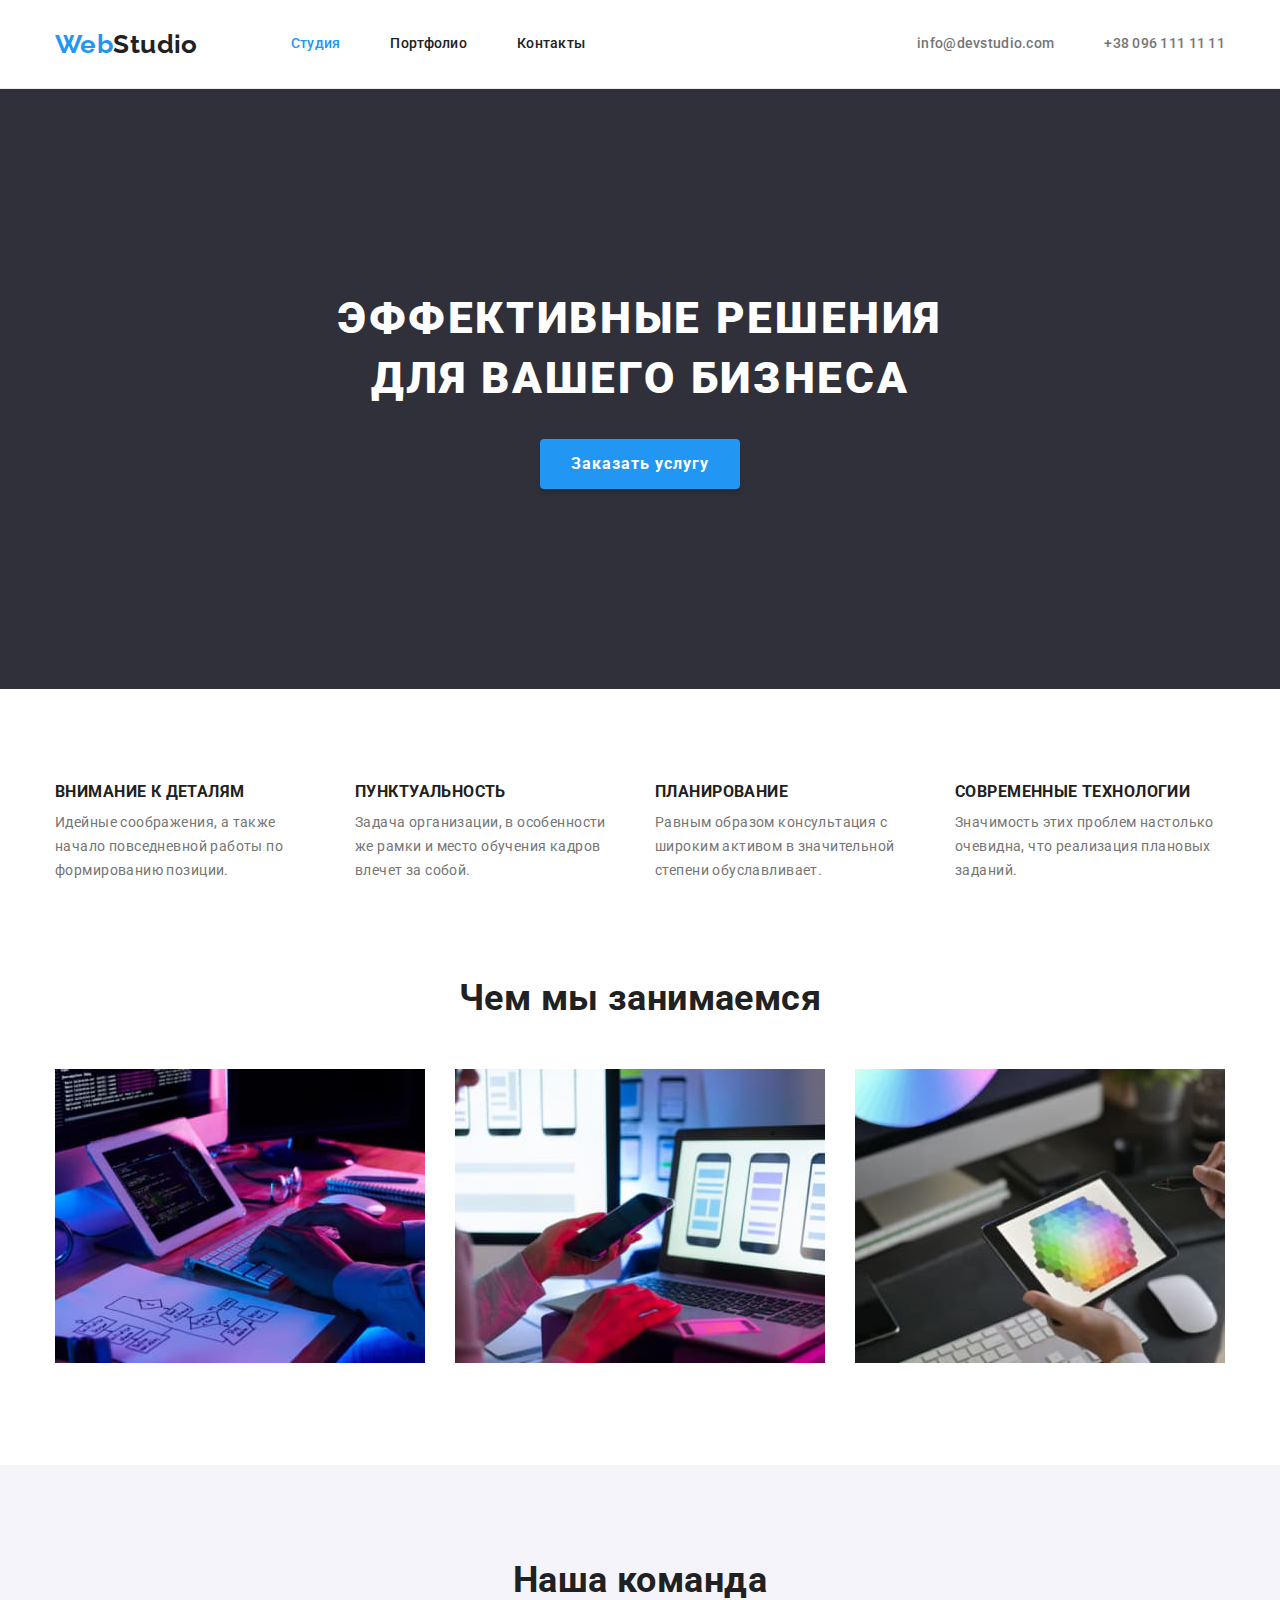
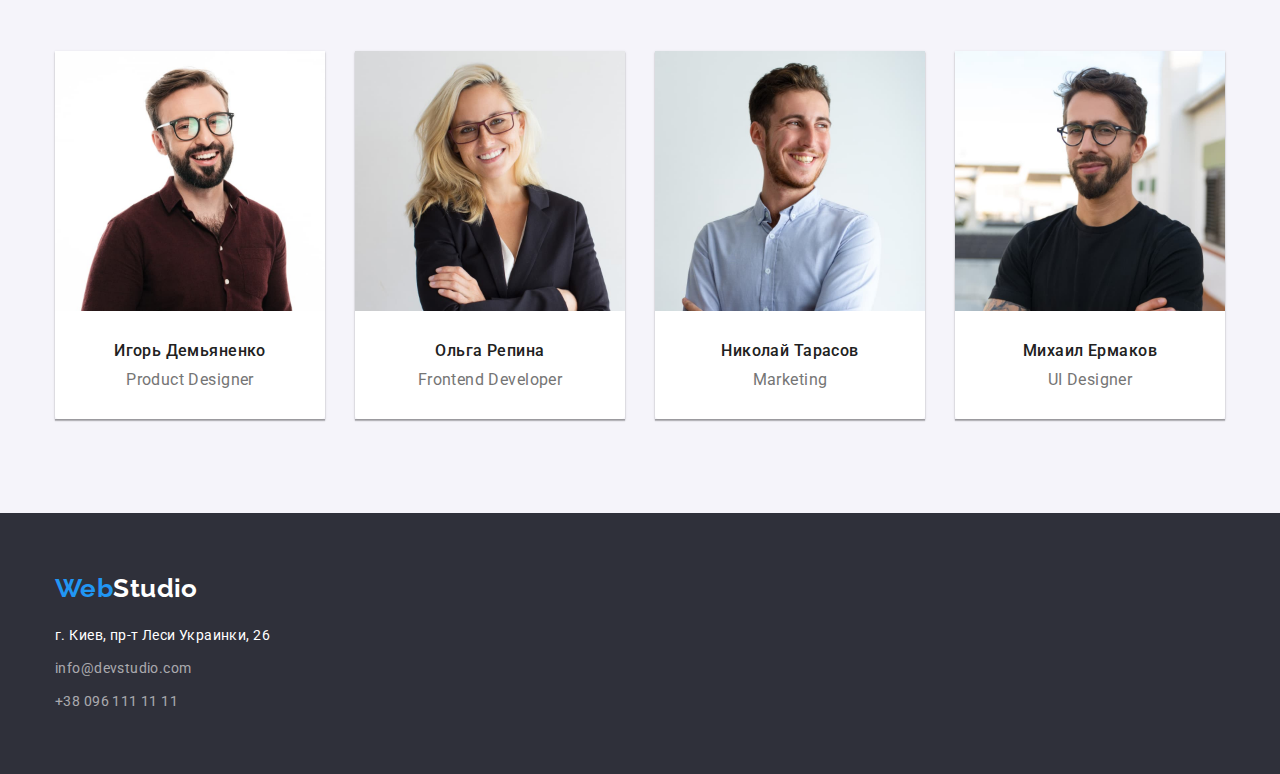
<file: index.html>
<!DOCTYPE html>
<html lang="ru">
  <head>
    <meta charset="UTF-8" />
    <meta http-equiv="X-UA-Compatible" content="IE=edge" />
    <meta name="viewport" content="width=device-width, initial-scale=1.0" />
    <title>Студия</title>
    <link
      href="https://fonts.googleapis.com/css2?family=Raleway:wght@700&family=Roboto:wght@400;500;700;900&display=swap"
      rel="stylesheet"
    />
    <link
      rel="stylesheet"
      href="https://cdnjs.cloudflare.com/ajax/libs/modern-normalize/1.1.0/modern-normalize.min.css"
    />
    <link rel="stylesheet" href="./css/styles.css" />
  </head>
  <body class="body">
    <header class="headder">
      <div class="container header-nav">
        <nav class="nav">
          <a class="logo" href="index.html"
            ><span class="accent-logo" lang="en">Web</span><span lang="en">Studio</span>
          </a>

          <ul class="site-nav">
            <li class="nav-item"><a class="link activ" href="./index.html">Студия</a></li>
            <li class="nav-item"><a class="link" href="./portfolio.html">Портфолио</a></li>
            <li class="nav-item"><a class="link" href="">Контакты</a></li>
          </ul>
        </nav>
        <ul class="contact">
          <li class="contact-item">
            <a class="link" href="emailto:info@devstudio.com" lang="en">info@devstudio.com</a>
          </li>
          <li class="contact-item">
            <a class="link" href="tel:+380961111111">+38 096 111 11 11</a>
          </li>
        </ul>
      </div>
    </header>

    <main>
      <section class="hero">
        <h1 class="hero-title">Эффективные решения<br />для вашего бизнеса</h1>
        <button type="button" class="button-hero">Заказать услугу</button>
      </section>

      <section class="benefits">
        <div class="container">
          <!--Звголовок секции, который спрячется при форматировании-->
          <h2 class="visually-hidden">Преимущества компании</h2>
          <ul class="feature-list">
            <li class="item">
              <h3 class="title">Внимание к деталям</h3>
              <p class="desc">
                Идейные соображения, а также начало повседневной работы по формированию позиции.
              </p>
            </li>
            <li class="item">
              <h3 class="title">Пунктуальность</h3>
              <p class="desc">
                Задача организации, в особенности же рамки и место обучения кадров влечет за собой.
              </p>
            </li>
            <li class="item">
              <h3 class="title">Планирование</h3>
              <p class="desc">
                Равным образом консультация с широким активом в значительной степени обуславливает.
              </p>
            </li>
            <li class="item">
              <h3 class="title">Современные технологии</h3>
              <p class="desc">
                Значимость этих проблем настолько очевидна, что реализация плановых заданий.
              </p>
            </li>
          </ul>
        </div>
      </section>
      <section class="work">
        <div class="container">
          <h2 class="section-title">Чем мы занимаемся</h2>
          <ul class="work-img">
            <li class="item">
              <img src="./images/img.jpg" alt="Верстка" width="370" height="294" />
            </li>
            <li class="item">
              <img src="./images/img(1).jpg" alt="Разметка страницы" width="370" height="294" />
            </li>
            <li class="item">
              <img src="./images/img(2).jpg" alt="Работа с палитрой" width="370" height="294" />
            </li>
          </ul>
        </div>
      </section>
      <section class="our-team">
        <div class="container">
          <h2 class="section-title">Наша команда</h2>
          <ul class="team">
            <li class="photo">
              <img
                class="img"
                src="./images/employee1.jpg"
                alt="Игорь Демьяненко"
                width="270"
                height="260"
              />
              <div class="team-photo">
                <h3 class="title">Игорь Демьяненко</h3>
                <p class="position" lang="en">Product Designer</p>
              </div>
            </li>
            <li class="photo">
              <img
                class="img"
                src="./images/employee2.jpg"
                alt="Ольга Репина"
                width="270"
                height="260"
              />
              <div class="team-photo">
                <h3 class="title">Ольга Репина</h3>
                <p class="position" lang="en">Frontend Developer</p>
              </div>
            </li>
            <li class="photo">
              <img
                class="img"
                src="./images/employee3.jpg"
                alt="Николай Тарасов"
                width="270"
                height="260"
              />
              <div class="team-photo">
                <h3 class="title">Николай Тарасов</h3>
                <p class="position" lang="en">Marketing</p>
              </div>
            </li>
            <li class="photo">
              <img
                class="img"
                src="./images/employee4.jpg"
                alt="Михаил Ермаков"
                width="270"
                height="260"
              />
              <div class="team-photo">
                <h3 class="title">Михаил Ермаков</h3>
                <p class="position" lang="en">UI Designer</p>
              </div>
            </li>
          </ul>
        </div>
      </section>
      <section class="section"></section>
    </main>
    <footer class="footer">
      <div class="container">
        <a class="logo" href="index.html"
          ><span class="accent-logo" lang="en">Web</span><span lang="en">Studio</span>
        </a>
        <address class="address">
          <p class="location">г. Киев, пр-т Леси Украинки, 26</p>
          <ul class="address-footer">
            <li class="footer-link">
              <a class="link" href="emailto:info@devstudio.com" lang="en">info@devstudio.com</a>
            </li>
            <li class="footer-link">
              <a class="link" href="tel:+380961111111">+38 096 111 11 11</a>
            </li>
          </ul>
        </address>
      </div>
    </footer>
  </body>
</html>
</file>
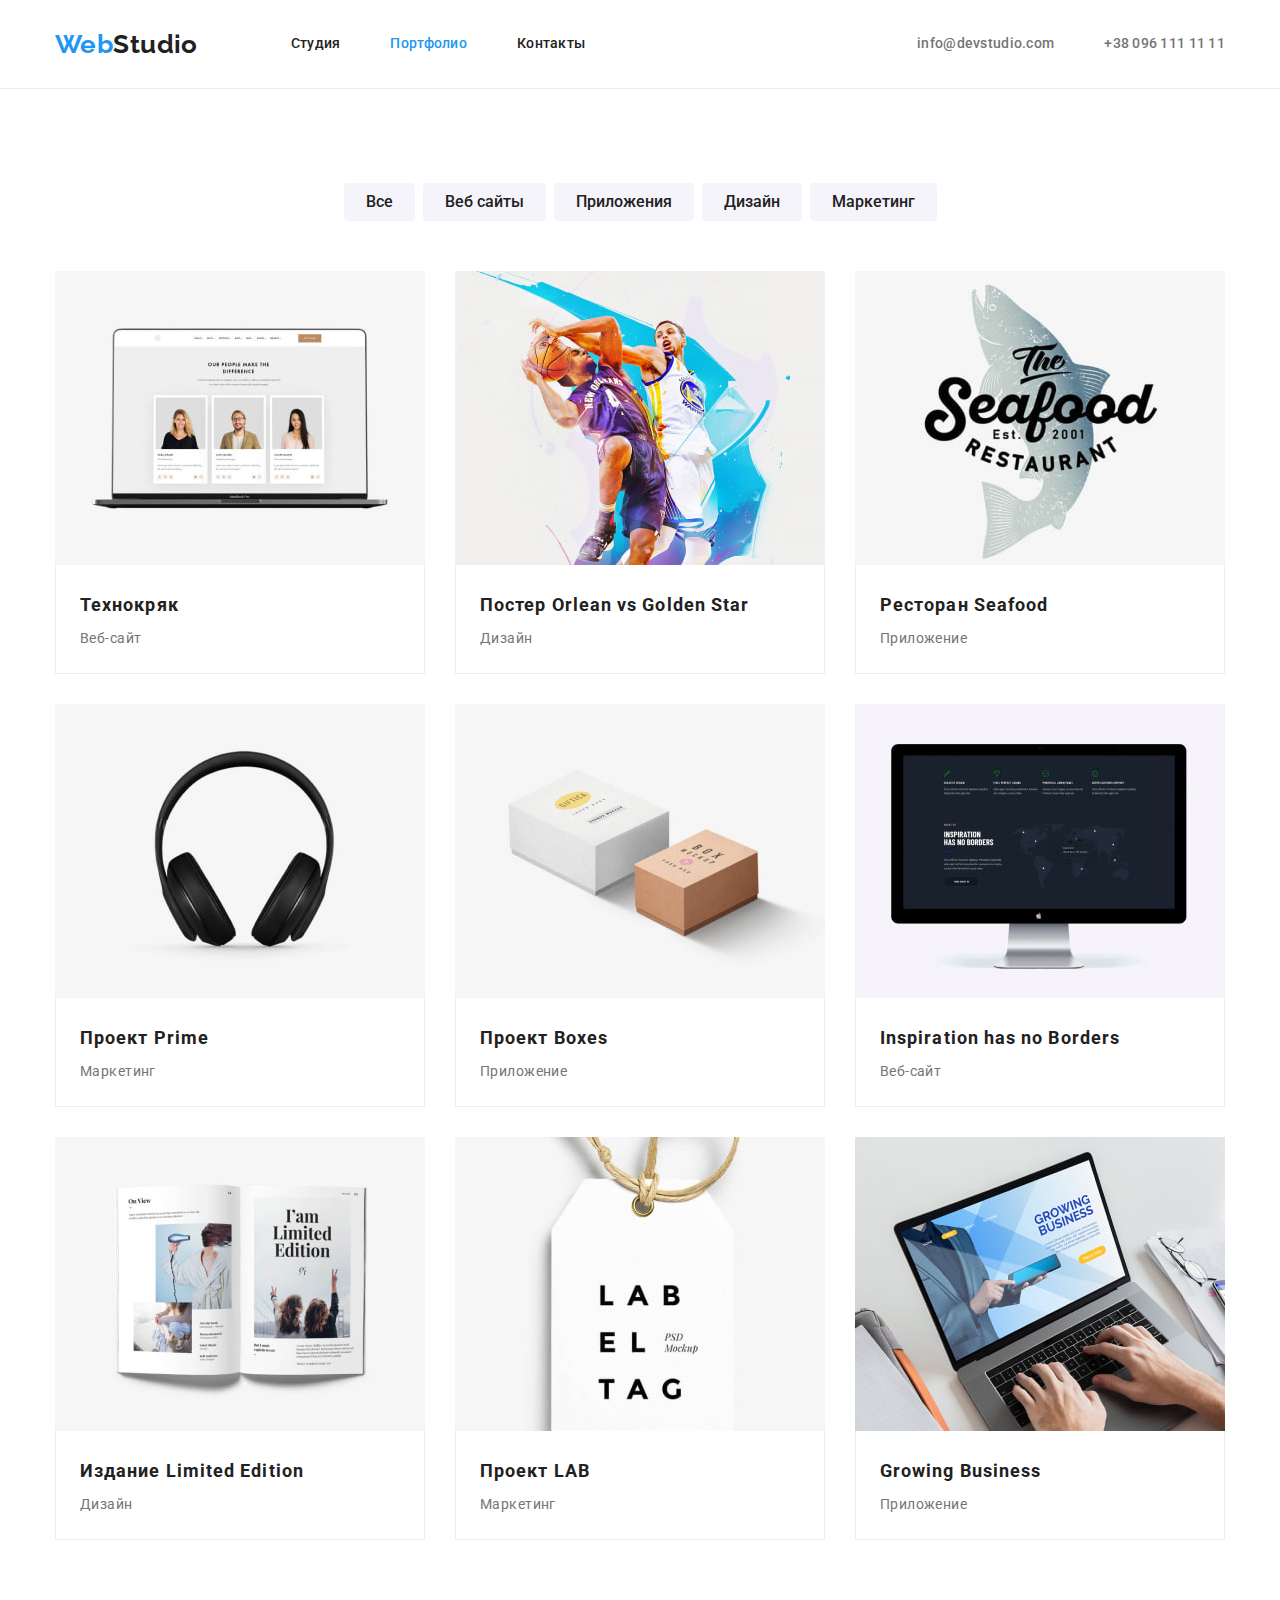
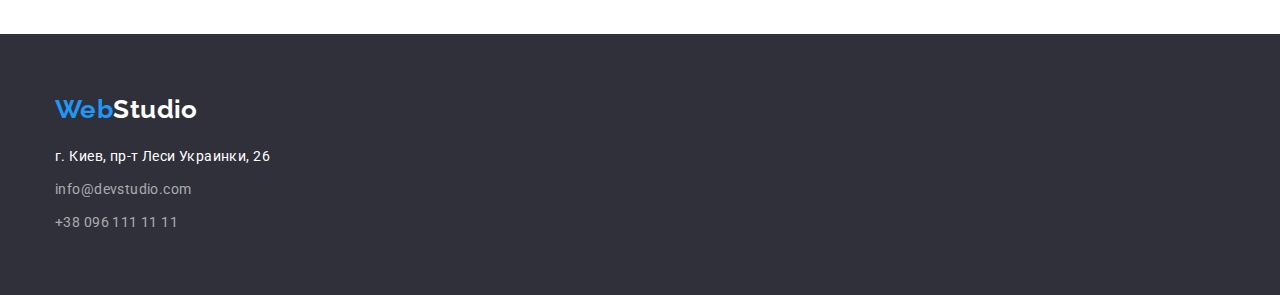
<file: portfolio.html>
<!DOCTYPE html>
<html lang="ru">
  <head>
    <meta charset="UTF-8" />
    <meta http-equiv="X-UA-Compatible" content="IE=edge" />
    <meta name="viewport" content="width=device-width, initial-scale=1.0" />
    <title>Портфолио</title>
    <link
      href="https://fonts.googleapis.com/css2?family=Raleway:wght@700&family=Roboto:wght@400;500;700;900&display=swap"
      rel="stylesheet"
    />
    <link
      rel="stylesheet"
      href="https://cdnjs.cloudflare.com/ajax/libs/modern-normalize/1.1.0/modern-normalize.min.css"
    />
    <link rel="stylesheet" href="./css/styles.css" />
  </head>
  <body class="body">
    <header class="headder">
      <div class="container header-nav">
        <nav class="nav">
          <a class="logo" href="index.html"
            ><span class="accent-logo" lang="en">Web</span><span lang="en">Studio</span>
          </a>

          <ul class="site-nav">
            <li class="nav-item"><a class="link" href="./index.html">Студия</a></li>
            <li class="nav-item"><a class="link activ" href="./portfolio.html">Портфолио</a></li>
            <li class="nav-item"><a class="link" href="">Контакты</a></li>
          </ul>
        </nav>
        <ul class="contact">
          <li class="contact-item">
            <a class="link" href="emailto:info@devstudio.com" lang="en">info@devstudio.com</a>
          </li>
          <li class="contact-item">
            <a class="link" href="tel:+380961111111">+38 096 111 11 11</a>
          </li>
        </ul>
      </div>
    </header>
    <main>
      <section class="portfolio-nav">
        <div class="container">
          <!--скрытый заголовок секции-->
          <h1 class="visually-hidden">Наши проекты</h1>
          <ul class="portfolio-button">
            <li class="item"><button class="button" type="button">Все</button></li>
            <li class="item"><button class="button" type="button">Веб сайты</button></li>
            <li class="item"><button class="button" type="button">Приложения</button></li>
            <li class="item"><button class="button" type="button">Дизайн</button></li>
            <li class="item"><button class="button" type="button">Маркетинг</button></li>
          </ul>
          <ul class="project">
            <li class="card">
              <a class="portfolio" href="">
                <img
                  class="img"
                  src="./images/tehnokriak.jpg"
                  alt="Фото на мониторе ноутбука"
                  width="370"
                  height="294"
                />
                <div class="project-card">
                  <h2 class="title-project">Технокряк</h2>
                  <p class="title-one">Веб-сайт</p>
                </div>
              </a>
            </li>
            <li class="card">
              <a class="portfolio" href="">
                <img
                  class="img"
                  src="./images/basketbol.jpg"
                  alt="Два баскетболиста в прыжке с мячом"
                  width="370"
                  height="294"
                />
                <div class="project-card">
                  <h2 class="title-project">Постер <span lang="en">Orlean vs Golden Star</span></h2>
                  <p class="title-one">Дизайн</p>
                </div>
              </a>
            </li>
            <li class="card">
              <a class="portfolio" href="">
                <img
                  class="img"
                  src="./images/seafood.jpg"
                  alt="Эмблема ресторана"
                  width="370"
                  height="294"
                />
                <div class="project-card">
                  <h2 class="title-project">Ресторан <span lang="en">Seafood</span></h2>
                  <p class="title-one">Приложение</p>
                </div>
              </a>
            </li>
            <li class="card">
              <a class="portfolio" href="">
                <img
                  class="img"
                  src="./images/headphone.jpg"
                  alt="Наушники"
                  width="370"
                  height="294"
                />
                <div class="project-card">
                  <h2 class="title-project">Проект <span lang="en">Prime</span></h2>
                  <p class="title-one">Маркетинг</p>
                </div>
              </a>
            </li>
            <li class="card">
              <a class="portfolio" href="">
                <img class="img" src="./images/box.jpg" alt="Коробки" width="370" height="294" />
                <div class="project-card">
                  <h2 class="title-project">Проект <span lang="en">Boxes</span></h2>
                  <p class="title-one">Приложение</p>
                </div>
              </a>
            </li>
            <li class="card">
              <a class="portfolio" href="">
                <img
                  class="img"
                  src="./images/monitor.jpg"
                  alt="Монитор"
                  width="370"
                  height="294"
                />
                <div class="project-card">
                  <h2 class="title-project" lang="en">Inspiration has no Borders</h2>
                  <p class="title-one">Веб-сайт</p>
                </div>
              </a>
            </li>
            <li class="card">
              <a class="portfolio" href="">
                <img
                  class="img"
                  src="./images/book.jpg"
                  alt="Раскрытая книга"
                  width="370"
                  height="294"
                />
                <div class="project-card">
                  <h2 class="title-project">Издание <span lang="en">Limited Edition</span></h2>
                  <p class="title-one">Дизайн</p>
                </div>
              </a>
            </li>
            <li class="card">
              <a class="portfolio" href="">
                <img class="img" src="./images/lab.jpg" alt="Бирка" width="370" height="294" />
                <div class="project-card">
                  <h2 class="title-project">Проект <span lang="en">LAB</span></h2>
                  <p class="title-one">Маркетинг</p>
                </div>
              </a>
            </li>
            <li class="card">
              <a class="portfolio" href="">
                <img
                  class="img"
                  src="./images/laptop.jpg"
                  alt="Человек работает за ноутбуком"
                  width="370"
                  height="294"
                />
                <div class="project-card">
                  <h2 class="title-project" lang="en">Growing Business</h2>
                  <p class="title-one">Приложение</p>
                </div>
              </a>
            </li>
          </ul>
        </div>
      </section>
    </main>
    <footer class="footer">
      <div class="container">
        <a class="logo" href="index.html"
          ><span class="accent-logo" lang="en">Web</span><span lang="en">Studio</span>
        </a>
        <address class="address">
          <p class="location">г. Киев, пр-т Леси Украинки, 26</p>
          <ul class="address-footer">
            <li class="footer-link">
              <a class="link" href="emailto:info@devstudio.com" lang="en">info@devstudio.com</a>
            </li>
            <li class="footer-link">
              <a class="link" href="tel:+380961111111">+38 096 111 11 11</a>
            </li>
          </ul>
        </address>
      </div>
    </footer>
  </body>
</html>
</file>
<file: css/styles.css>
:root {
  --primary-text-color: #757575;
  --title-text-color: #212121;
  --accent-color: #2196f3;
  --primary-white-color: #ffffff;
  --background-second-color: #f5f4fa;
  --address-footer-color: rgba(255, 255, 255, 0.6);
  --background-hero-footer: #2f303a;
  --border-hedder-color: #ececec;
  --border-cards-portfolio: #eeeeee;
  --button-focus-color: #188ce8;
  --box-shadow-port: 0px 3px 1px rgba(0, 0, 0, 0.1), 0px 1px 2px rgba(0, 0, 0, 0.08),
    0px 2px 2px rgba(0, 0, 0, 0.12);
}

h1,
h2,
h3,
p,
ul {
  margin-top: 0;
  margin-bottom: 0;
  padding-left: 0;
}
.body {
  font-family: roboto, sans-serif;
  font-size: 14px;
  line-height: 1.71;
  letter-spacing: 0.03em;
  background-color: var(--primary-white-color);
  color: var(--primary-text-color);
}

ul {
  list-style: none;
}

.container {
  margin-left: auto;
  margin-right: auto;
  width: 1200px;
  padding-left: 15px;
  padding-right: 15px;
}

/*Шапка сайта*/
.header-nav {
  display: flex;
  align-items: center;
}
.nav {
  display: flex;
  align-items: center;
}
.site-nav {
  display: flex;
  margin-left: 93px;
}

.nav-item + .nav-item {
  margin-left: 50px;
}

.contact {
  display: flex;
  margin-left: auto;
}

.contact-item + .contact-item {
  margin-left: 50px;
}

.headder {
  border-bottom: 1px solid var(--border-hedder-color);
}

.logo {
  font-family: raleway, sans-serif;
  font-weight: 700;
  font-size: 26px;
  text-decoration: none;
  color: var(--title-text-color);
}

.logo:hover,
.logo:focus {
  color: var(--accent-color);
}

.accent-logo {
  color: var(--accent-color);
}

.site-nav .link {
  display: block;
  padding-top: 32px;
  padding-bottom: 32px;
  font-weight: 500;
  letter-spacing: 0.02em;
  text-decoration: none;
  color: var(--title-text-color);
}

.site-nav .link:hover,
.site-nav .link:focus {
  color: var(--accent-color);
}
.contact .link {
  display: block;
  font-weight: 500;
  letter-spacing: 0.02em;
  text-decoration: none;
  color: var(--primary-text-color);
}
.contact .link:hover,
.contact .link:focus {
  color: var(--accent-color);
}
.site-nav .activ {
  color: var(--accent-color);
}
.contact-item .link {
  padding-top: 32px;
  padding-bottom: 32px;
}

/*секция hero*/
.hero {
  text-align: center;
  padding-top: 200px;
  padding-bottom: 200px;
  background-color: var(--background-hero-footer);
}
.hero-title {
  font-weight: 900;
  font-size: 44px;
  line-height: 1.36;
  letter-spacing: 0.06em;
  text-transform: uppercase;
  margin-bottom: 30px;
  color: var(--primary-white-color);
}
.button-hero {
  display: inline-block;
  width: 200px;
  height: 50px;
  border: none;
  border-radius: 4px;

  font-family: inherit;
  font-weight: 700;
  font-size: 16px;
  line-height: 1.88;
  letter-spacing: 0.06em;
  cursor: pointer;
  box-shadow: 0px 4px 4px rgba(0, 0, 0, 0.15);
  background-color: var(--accent-color);
  color: var(--primary-white-color);
}
.button-hero:hover,
.button-hero:focus {
  background-color: var(--button-focus-color);
}

/*секция benefits*/
.feature-list {
  display: flex;
}
.feature-list .item + .item {
  margin-left: 30px;
}

.benefits {
  padding-top: 94px;
  padding-bottom: 94px;
}
.visually-hidden {
  position: absolute;
  width: 1px;
  height: 1px;
  margin: -1px;
  border: 0;
  padding: 0;
  white-space: nowrap;
  clip-path: inset(100%);
  clip: rect(0 0 0 0);
  overflow: hidden;
}
.feature-list .item {
  width: 270px;
}
.feature-list .title {
  font-weight: 700;
  line-height: 1.14;
  text-transform: uppercase;
  margin-bottom: 10px;
}

/*секция work*/
.work-img {
  display: flex;
}
.work-img .item + .item {
  margin-left: 30px;
}
.work {
  padding-bottom: 94px;
}
.work .section-title,
.our-team .section-title {
  font-weight: 700;
  font-size: 36px;
  line-height: 1.17;
  margin-bottom: 50px;
}

/*секция our-team*/
.team {
  display: flex;
}
.photo + .photo {
  margin-left: 30px;
}
.our-team {
  padding-top: 94px;
  padding-bottom: 94px;
  background-color: var(--background-second-color);
}
.section-title {
  text-align: center;
  margin-bottom: 50px;
  color: var(--title-text-color);
}
.photo {
  width: 270px;
  height: 368px;
  box-shadow: 0px 1px 3px rgba(0, 0, 0, 0.12), 0px 1px 1px rgba(0, 0, 0, 0.14),
    0px 2px 1px rgba(0, 0, 0, 0.2);
}
.img {
  display: block;
  max-width: 100%;
  height: auto;
}
.team-photo {
  padding-top: 30px;
  padding-bottom: 30px;
  border-radius: 0px 0px 4px 4px;
  background-color: var(--primary-white-color);
}
.team .title {
  font-weight: 500;
  font-size: 16px;
  line-height: 1.19;
  margin-bottom: 10px;
  text-align: center;
  color: var(--title-text-color);
}
.team .position {
  font-size: 16px;
  line-height: 1.19;
  text-align: center;
}
.feature-list .title {
  color: var(--title-text-color);
}

/*footer*/
.footer .logo {
  display: block;
  margin-bottom: 20px;
  line-height: 1.19;
  color: var(--primary-white-color);
}
.footer .logo:hover,
.footer .logo:focus {
  color: var(--accent-color);
}
.footer {
  padding-top: 60px;
  padding-bottom: 60px;
  background-color: var(--background-hero-footer);
}
.address {
  font-style: normal;
}

.footer .location {
  margin-bottom: 9px;
  color: var(--primary-white-color);
}
.address-footer .link {
  display: inline-block;
  text-decoration: none;
  /* margin-bottom: 9px; */
  color: var(--address-footer-color);
}
.address-footer .link:hover,
.address-footer .link:focus {
  color: var(--accent-color);
}
.footer-link:not(:last-child) {
  margin-bottom: 9px;
}

/*Страница Портфолио*/

.portfolio-nav {
  padding-top: 94px;
  padding-bottom: 94px;
}
.portfolio {
  text-decoration: none;
}
/*кнопки навигации портфолио*/
.portfolio-button {
  display: flex;
  justify-content: center;
  margin-bottom: 50px;
}
.portfolio-button .item + .item {
  margin-left: 8px;
}

.portfolio-nav .button {
  border: none;
  border-radius: 4px;
  font-family: inherit;
  font-weight: 500;
  font-size: 16px;
  line-height: 1.63;
  cursor: pointer;
  text-align: center;
  padding: 6px 22px;
  display: block;
  background-color: var(--background-second-color);
  color: var(--title-text-color);
}
.portfolio-nav .button:hover,
.portfolio-nav .button:focus {
  background-color: var(--accent-color);
  color: var(--primary-white-color);
  box-shadow: var(--box-shadow-port);
}
/*секция картинок-ссылок*/

.project {
  display: flex;
  flex-wrap: wrap;
}

.project .card {
  width: calc((100% - 60px) / 3);
  margin-right: 30px;
  margin-bottom: 30px;
}
.project .card:nth-child(3n) {
  margin-right: 0;
}
.project .card:nth-last-child(-n + 3) {
  margin-bottom: 0px;
}

.project .title-project {
  font-size: 18px;
  line-height: 2;
  letter-spacing: 0.06em;
  margin-bottom: 4px;
  color: var(--title-text-color);
}
.project .title-one {
  color: var(--primary-text-color);
}
.project-card {
  padding: 22px 24px;
  border-left: 1px solid var(--border-cards-portfolio);
  border-right: 1px solid var(--border-cards-portfolio);
  border-bottom: 1px solid var(--border-cards-portfolio);
}
</file>
